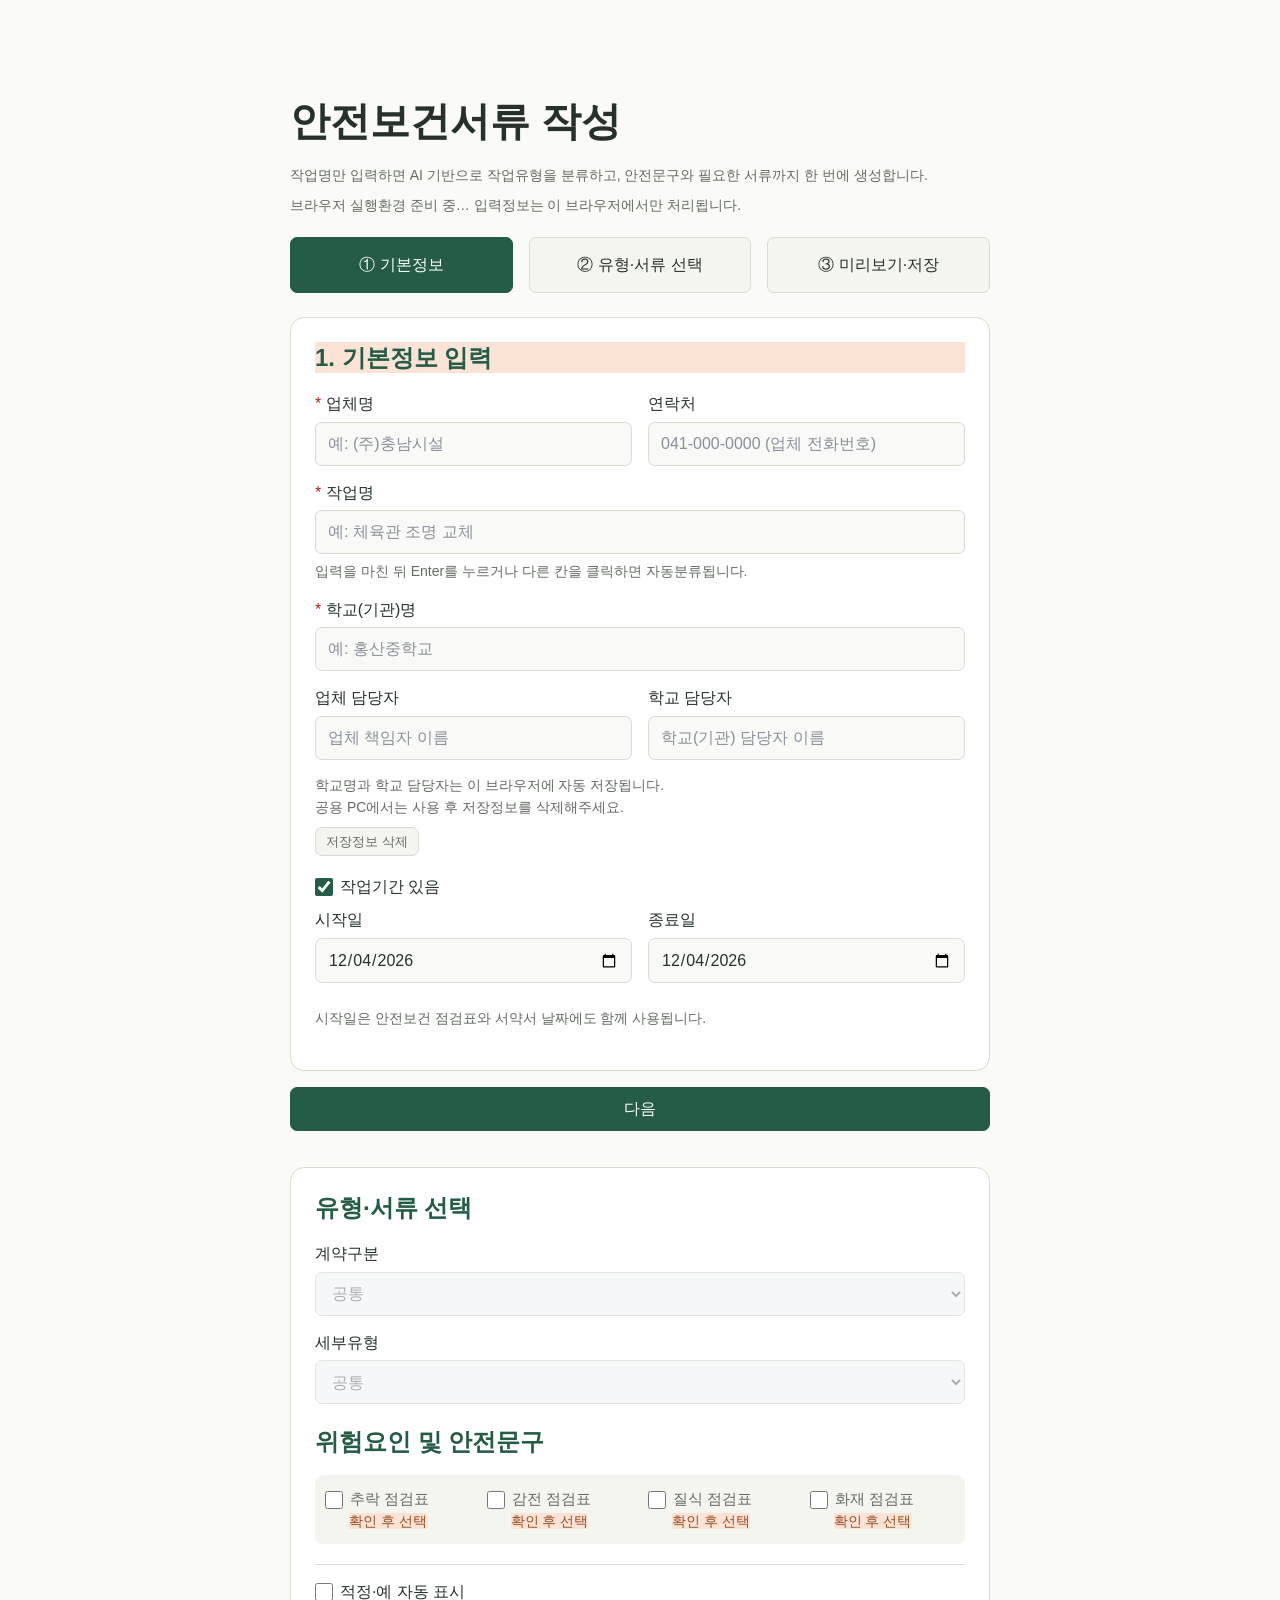
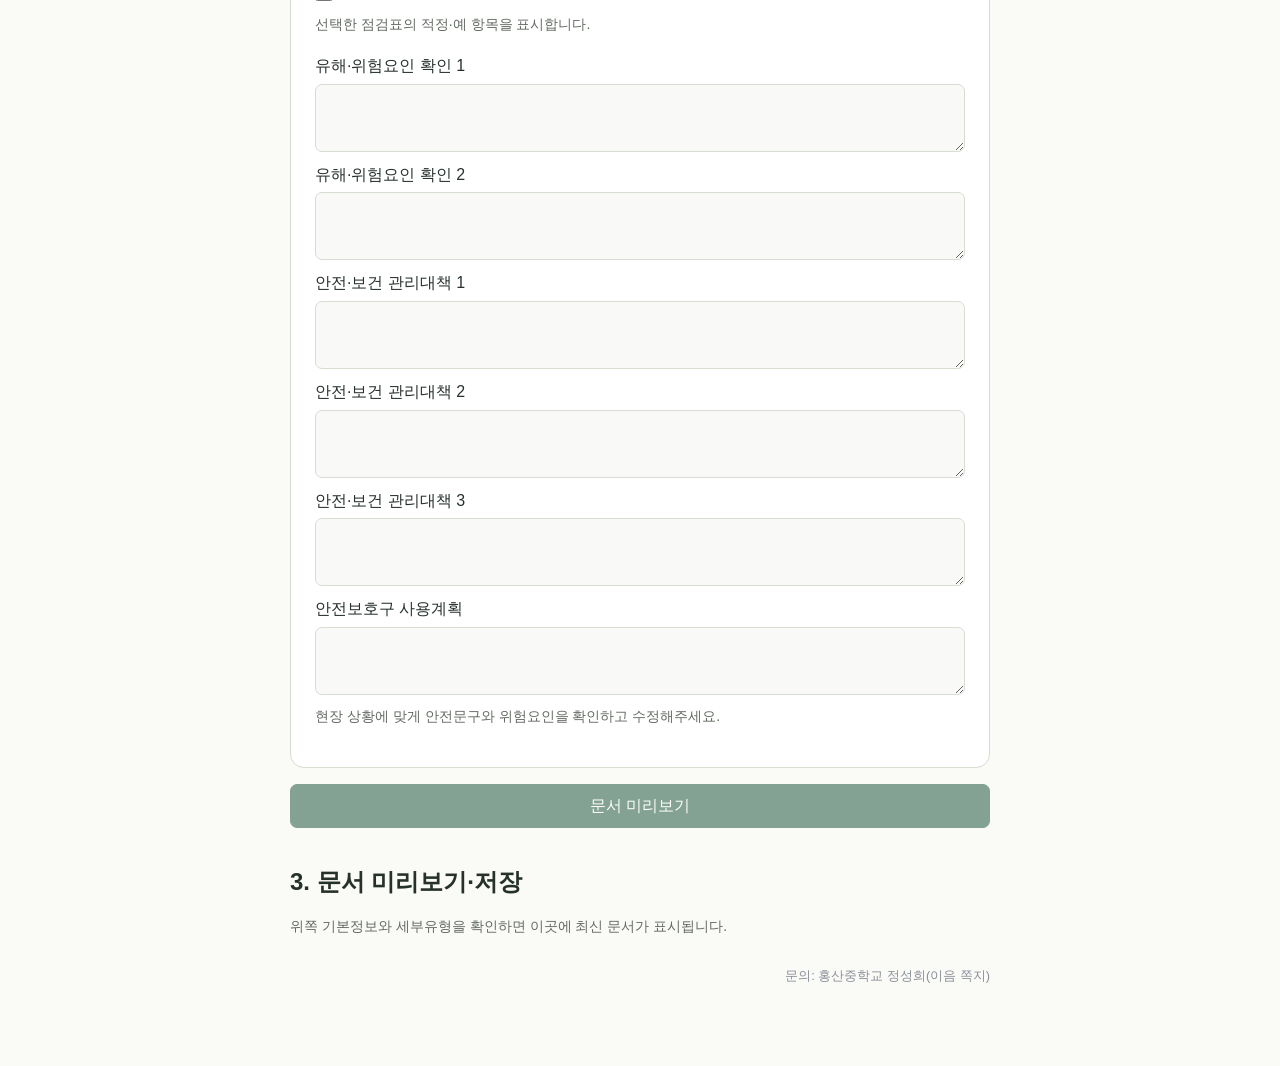
<file: index.html>
<!doctype html>
<html lang="ko">
<head>
  <meta charset="utf-8">
  <meta name="viewport" content="width=device-width,initial-scale=1">
  <meta http-equiv="Content-Security-Policy" content="default-src 'self'; script-src 'self' 'wasm-unsafe-eval'; worker-src 'self'; connect-src 'self'; style-src 'self' 'unsafe-inline'; img-src 'self' data: blob:; frame-src 'self' blob:; form-action 'none'; base-uri 'none'">
  <title>안전보건서류 작성</title>
  <link rel="stylesheet" href="style.css">
  <script src="app.js" defer></script>
</head>
<body>
<main>
  <header>
    <h1>안전보건서류 작성</h1>
    <p class="muted lead">작업명만 입력하면 AI 기반으로 작업유형을 분류하고, 안전문구와 필요한 서류까지 한 번에 생성합니다.</p>
    <p id="status" class="muted runtime-status" role="status">브라우저 실행환경 준비 중… 입력정보는 이 브라우저에서만 처리됩니다.</p>
  </header>
  <noscript><p class="alert warning">브라우저의 JavaScript를 활성화해주세요. 기본정보 입력항목은 아래에서 확인할 수 있습니다.</p></noscript>
  <nav class="step-menu" aria-label="작성 단계">
    <button type="button" data-step="1" class="active" aria-current="step">① 기본정보</button>
    <button type="button" data-step="2">② 유형·서류 선택</button>
    <button type="button" data-step="3">③ 미리보기·저장</button>
  </nav>
  <section id="basic" class="card" aria-labelledby="basic-title">
    <h2 id="basic-title">1. 기본정보 입력</h2>
    <div class="two-columns">
      <label for="company_name"><span class="required" aria-hidden="true">*</span> 업체명<input id="company_name" type="text" placeholder="예: (주)충남시설" aria-required="true" autocomplete="off"></label>
      <label for="phone">연락처<input id="phone" type="text" placeholder="041-000-0000 (업체 전화번호)" autocomplete="off"></label>
    </div>
    <label for="contract_name"><span class="required" aria-hidden="true">*</span> 작업명<input id="contract_name" type="text" placeholder="예: 체육관 조명 교체" aria-required="true" autocomplete="off" aria-describedby="title-help"></label>
    <p id="title-help" class="muted input-help">입력을 마친 뒤 Enter를 누르거나 다른 칸을 클릭하면 자동분류됩니다.</p>
    <label for="school_name"><span class="required" aria-hidden="true">*</span> 학교(기관)명<input id="school_name" type="text" placeholder="예: 홍산중학교" aria-required="true" autocomplete="off"></label>
    <div class="two-columns">
      <label for="manager_name">업체 담당자<input id="manager_name" type="text" placeholder="업체 책임자 이름" autocomplete="off"></label>
      <label for="inspector_name">학교 담당자<input id="inspector_name" type="text" placeholder="학교(기관) 담당자 이름" autocomplete="off"></label>
    </div>
    <p class="muted school-note">학교명과 학교 담당자는 이 브라우저에 자동 저장됩니다.<br>공용 PC에서는 사용 후 저장정보를 삭제해주세요.</p>
    <button id="delete" type="button" class="small">저장정보 삭제</button>
    <p id="school-feedback" class="muted" role="status" hidden></p>
    <div class="period">
      <label class="check-label"><input id="has_period" type="checkbox" checked> 작업기간 있음</label>
      <div class="two-columns">
        <label for="start_date">시작일<input id="start_date" type="date"></label>
        <label for="end_date">종료일<input id="end_date" type="date"></label>
      </div>
      <p class="muted">시작일은 안전보건 점검표와 서약서 날짜에도 함께 사용됩니다.</p>
    </div>
  </section>
  <button id="next_basic" type="button" class="primary wide">다음</button>
  <section id="types" class="card" aria-labelledby="types-title">
    <h2 id="types-title">유형·서류 선택</h2>
    <div id="classification-group" hidden>
      <p id="classification" class="alert" role="status"></p>
      <p class="muted classification-note">AI 자동분류 결과는 참고용이며, 실제 작업 내용과 현장 여건에 맞게 확인 후 사용하시기 바랍니다.</p>
    </div>
    <label for="category">계약구분<select id="category" disabled><option>공사</option><option>용역</option><option selected>공통</option></select></label>
    <label for="detail">세부유형<select id="detail" disabled><option>공통</option></select></label>
    <p id="selection-help" class="muted" hidden>작업유형은 자동분류되며, 직접 선택도 가능합니다.</p>
    <h2 class="subheading">위험요인 및 안전문구</h2>
    <div id="risks" class="risk-grid">
      <div class="risk-item"><label class="check-label"><input id="risk_추락" type="checkbox"> 추락 점검표</label><small id="state_추락"><span>확인 후 선택</span></small></div>
      <div class="risk-item"><label class="check-label"><input id="risk_감전" type="checkbox"> 감전 점검표</label><small id="state_감전"><span>확인 후 선택</span></small></div>
      <div class="risk-item"><label class="check-label"><input id="risk_질식" type="checkbox"> 질식 점검표</label><small id="state_질식"><span>확인 후 선택</span></small></div>
      <div class="risk-item"><label class="check-label"><input id="risk_화재" type="checkbox"> 화재 점검표</label><small id="state_화재"><span>확인 후 선택</span></small></div>
    </div>
    <div class="auto-check-options"><label class="check-label"><input id="auto" type="checkbox"> 적정·예 자동 표시</label><p class="muted">선택한 점검표의 적정·예 항목을 표시합니다.</p></div>
    <div id="messages" class="messages">
      <label for="hazard_1">유해·위험요인 확인 1<textarea id="hazard_1" rows="2"></textarea></label>
      <label for="hazard_2">유해·위험요인 확인 2<textarea id="hazard_2" rows="2"></textarea></label>
      <label for="measure_1">안전·보건 관리대책 1<textarea id="measure_1" rows="2"></textarea></label>
      <label for="measure_2">안전·보건 관리대책 2<textarea id="measure_2" rows="2"></textarea></label>
      <label for="measure_3">안전·보건 관리대책 3<textarea id="measure_3" rows="2"></textarea></label>
      <label for="ppe">안전보호구 사용계획<textarea id="ppe" rows="2"></textarea></label>
    </div>
    <p class="muted">현장 상황에 맞게 안전문구와 위험요인을 확인하고 수정해주세요.</p>
  </section>
  <button id="previous" type="button" class="wide" hidden>이전</button>
  <button id="preview" type="button" class="primary wide" disabled>문서 미리보기</button>
  <section id="doc" aria-labelledby="doc-title">
    <h2 id="doc-title">3. 문서 미리보기·저장</h2>
    <p id="preview-placeholder" class="muted">위쪽 기본정보와 세부유형을 확인하면 이곳에 최신 문서가 표시됩니다.</p>
    <div id="preview-errors" role="alert" hidden></div>
    <div id="preview-content" hidden>
      <div class="alert warning use-notice"><span aria-hidden="true">ⓘ</span> 본 서류는 작성 지원을 위한 예시 자료입니다.<br>실제 작업 내용 및 현장 여건에 맞게 확인·수정 후 사용하시고,<br>최신 산업안전보건 관련 법령 및 소속 교육청 지침을 함께 확인하시기 바랍니다.</div>
      <div class="document-actions">
        <button id="window" type="button" disabled>미리보기 새창</button>
        <a id="hwpx" class="button primary" role="button" aria-disabled="true" tabindex="-1"><span class="download-icon" aria-hidden="true">⇩</span> HWPX 다운로드 · 추천</a>
        <a id="pdf" class="button" role="button" aria-disabled="true" tabindex="-1"><span class="download-icon" aria-hidden="true">⇩</span> PDF 다운로드</a>
      </div>
      <div class="download-notes"><p class="muted hwpx-note">한글 프로그램에서 원본 서식과 가장<br>동일하게 열립니다.</p></div>
      <label for="preview_zoom">미리보기 확대<select id="preview_zoom"><option value="70">70%</option><option value="85" selected>85%</option><option value="100">100%</option></select></label>
      <p id="page-count" class="muted"></p>
      <div class="alert info pdf-notice">PDF는 웹 미리보기 기준으로 저장됩니다. 원본 서식과 가장 동일한 문서는 HWPX 다운로드를 이용해주세요.</div>
      <p id="pdf-error" class="alert warning" hidden>PDF 생성에 실패했습니다. HWPX 다운로드 또는 미리보기 새창의 인쇄 기능을 이용해 주세요.</p>
      <div id="document" class="document-host" aria-label="안전보건 문서 미리보기"></div>
      <button id="edit_preview" type="button" class="wide">수정하러 가기</button>
    </div>
  </section>
  <footer>문의: 홍산중학교 정성희(이음 쪽지)</footer>
</main>
</body>
</html>
</file>
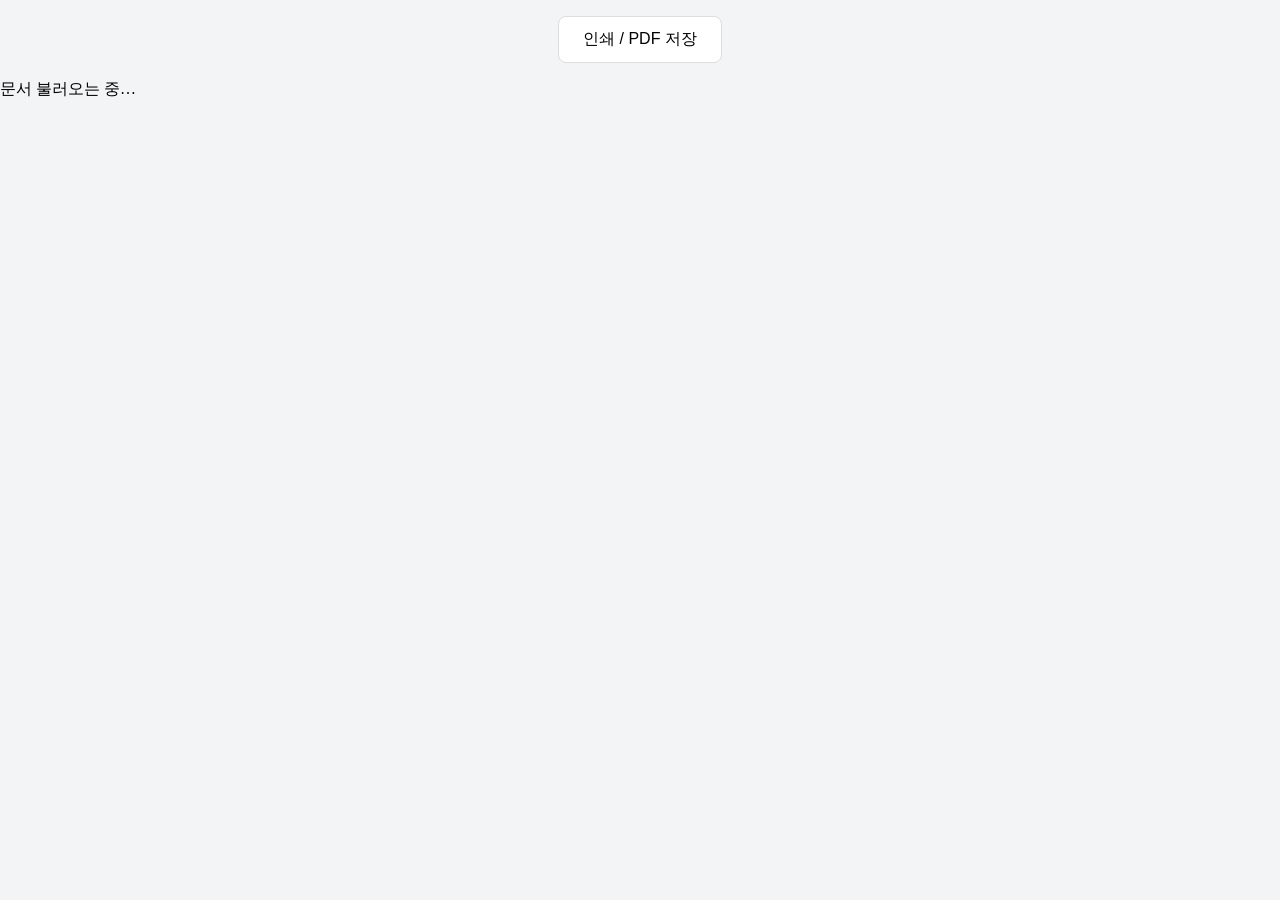
<file: preview.html>
<!doctype html><html lang="ko"><head><meta charset="utf-8"><meta name="viewport" content="width=device-width,initial-scale=1"><meta http-equiv="Content-Security-Policy" content="default-src 'self'; script-src 'self'; style-src 'self' 'unsafe-inline'; img-src 'self' data:; connect-src 'none'"><title>안전보건 문서 미리보기</title><script src="preview.js" defer></script><style>body{background:#F3F4F6;margin:0}.print-control{display:block;margin:16px auto;padding:12px 24px;font-size:16px;border:1px solid #ddd;background:white;border-radius:8px;cursor:pointer}.document-host{overflow:auto}@media print{.print-control,.page-navigation{display:none!important}body{background:white}}</style></head><body><button class="print-control" id="print">인쇄 / PDF 저장</button><p id="loading">문서 불러오는 중…</p><div id="document" class="document-host"></div></body></html>
</file>
<file: style.css>
:root{font-family:"Source Sans Pro","Malgun Gothic",Arial,sans-serif;font-size:16px;line-height:1.6;color:#27312B;background:#FAFAF7;--green:#245C45;--border:#D6DDD3;--secondary:#F4F5EF}
*{box-sizing:border-box}[hidden]{display:none!important}body{margin:0}
main{width:100%;max-width:732px;margin:auto;padding:96px 16px 80px}
h1{font-size:2.5rem;line-height:1.25;margin:0 0 18px;font-weight:700}h2{font-size:1.5rem;line-height:1.3;margin:0 0 18px;font-weight:600}p{margin:10px 0 16px}
.muted{color:#646B63;font-size:.875rem;line-height:1.6}.lead{margin-bottom:8px}.runtime-status{margin:0 0 20px}
.step-menu{display:flex;gap:16px;margin-bottom:24px}.step-menu button{flex:1;min-width:0;min-height:56px}
.card{background:white;border:1px solid var(--border);border-radius:14px;padding:24px;margin:20px 0 16px}
#basic h2{color:var(--green);background:#FBE4D5}#types h2{color:var(--green)}
.two-columns{display:grid;grid-template-columns:repeat(2,minmax(0,1fr));gap:16px}
label{display:block;font-size:1rem;margin-bottom:14px}
input:not([type="checkbox"]),select,textarea{display:block;width:100%;min-width:0;font:inherit;color:#27312B;border:1px solid var(--border);background:#F9FAF7;border-radius:7px;min-height:44px;padding:8px 12px;margin-top:5px}
input::placeholder{color:#8A8F98;opacity:1}input:focus-visible,select:focus-visible,textarea:focus-visible{outline:2px solid var(--green);outline-offset:1px}
input:disabled,select:disabled{color:#8A8F98;background:#F3F4F6;cursor:not-allowed}.required{color:#B91C1C}
.input-help{margin-top:-8px;margin-bottom:14px}.school-note{margin-top:0;margin-bottom:8px}
button,.button{display:inline-flex;align-items:center;justify-content:center;gap:6px;min-height:44px;padding:8px 16px;background:var(--secondary);color:#27312B;border:1px solid var(--border);border-radius:7px;font:inherit;line-height:1.5;text-align:center;text-decoration:none;cursor:pointer}
button:hover,.button:hover{background:#E5EFCF;border-color:var(--green)}button.primary,.button.primary,.step-menu button.active{background:var(--green);color:white;border-color:var(--green)}
button.primary:hover,.button.primary:hover,.step-menu button.active:hover{background:#1C4937}button:focus-visible,.button:focus-visible{outline:2px solid var(--green);outline-offset:2px}
button:disabled,.button[aria-disabled="true"]{opacity:.55;cursor:not-allowed}.button[aria-disabled="true"]{pointer-events:none}
.small{min-height:0;font-size:.8rem;padding:4px 10px;color:#646B63}.wide{width:100%;margin-bottom:16px}.period{margin-top:18px}
.check-label{display:flex;align-items:center;gap:7px;margin:0 0 8px}input[type="checkbox"]{width:18px;height:18px;margin:0;flex:0 0 auto;accent-color:var(--green)}
.alert{font-size:.95rem;line-height:1.6;padding:12px 16px;border-radius:8px;margin:0 0 12px}.success{color:var(--green);background:#E5EFCF}.warning{background:#FFF4CC;color:#755414}.error{background:#FEF2F2;color:#B91C1C}.info{background:#FBE4D5;color:#27312B}
.classification-note{margin-top:-4px;margin-bottom:18px}.subheading{margin-top:22px}
.risk-grid{display:grid;grid-template-columns:repeat(4,minmax(0,1fr));gap:16px;padding:12px 10px;background:var(--secondary);border-radius:8px}
.risk-item .check-label{font-size:.95rem;white-space:nowrap;margin-bottom:2px}.risk-item:has(input:checked) .check-label{color:var(--green)}.risk-item:has(input:not(:checked)) .check-label{color:#646B63}
.risk-item small{display:block;text-align:left;padding-left:24px;font-size:.875rem;margin-top:-4px;min-height:1.5em}.risk-item small span{color:#9A4D20;background:#FBE4D5}
.auto-check-options{margin-top:20px;padding-top:14px;border-top:1px solid var(--border)}.auto-check-options .muted{margin:0 0 18px}
.messages label{margin-bottom:10px}textarea{min-height:54px;height:68px;padding:5px 12px;resize:vertical;overflow-y:auto;line-height:1.5}
#doc{margin-top:22px}#basic,#types,#doc{scroll-margin-top:24px}.use-notice{font-size:.875rem;color:#27312B}
.document-actions{display:grid;grid-template-columns:repeat(3,minmax(0,1fr));gap:16px;padding:8px;background:#FBE4D5;border-radius:8px}
.document-actions button,.document-actions .button{width:100%;min-height:48px;height:48px;font-size:16px;padding:8px 10px}.download-icon{font-size:21px;line-height:1}
.download-notes{display:grid;grid-template-columns:repeat(3,minmax(0,1fr));gap:16px}.hwpx-note{grid-column:2;font-size:.8rem;word-break:keep-all;overflow-wrap:normal;margin:8px 0 16px}
.pdf-notice{font-size:.875rem;padding-left:10px;padding-right:10px}.document-host{background:#F3F4F6;width:100%;min-width:0;overflow-x:auto;margin-bottom:16px}.document-host .page-navigation{margin:12px 0;padding:0 8px}.document-host .document-pages{overflow:visible}.document-host .a4-page{scroll-margin-top:24px}
footer{margin-top:28px;text-align:right;color:#8A8F98;font-size:.8rem;line-height:1.6}
@media(min-width:800px){.pdf-notice{white-space:nowrap}}
@media(max-width:799px){.pdf-notice{white-space:normal;overflow-wrap:anywhere}}
@media(max-width:640px){main{padding:32px 14px 48px}h1{font-size:2rem}.card{padding:18px}.step-menu{gap:8px}.step-menu button{font-size:14px;padding:10px 4px}.risk-grid{grid-template-columns:repeat(2,minmax(0,1fr));gap:12px}.document-actions{grid-template-columns:1fr;gap:8px}.download-notes{display:block}.hwpx-note{margin:8px 0 16px}.document-actions .button,.document-actions button{height:auto;min-height:48px}}
@media(max-width:420px){.two-columns{grid-template-columns:1fr;gap:0}}
@media(max-width:360px){.risk-grid{grid-template-columns:1fr}}
@media print{@page{size:A4;margin:0}body{background:white}main{max-width:none;padding:0}header,.step-menu,#basic,#types,#next_basic,#previous,#preview,footer,#doc-title,#preview-placeholder,#preview-errors,.use-notice,.document-actions,.download-notes,label[for="preview_zoom"],#page-count,.pdf-notice,#pdf-error,#edit_preview{display:none!important}.document-host{overflow:visible;background:white;margin:0}.page-navigation{display:none!important}}
</file>
